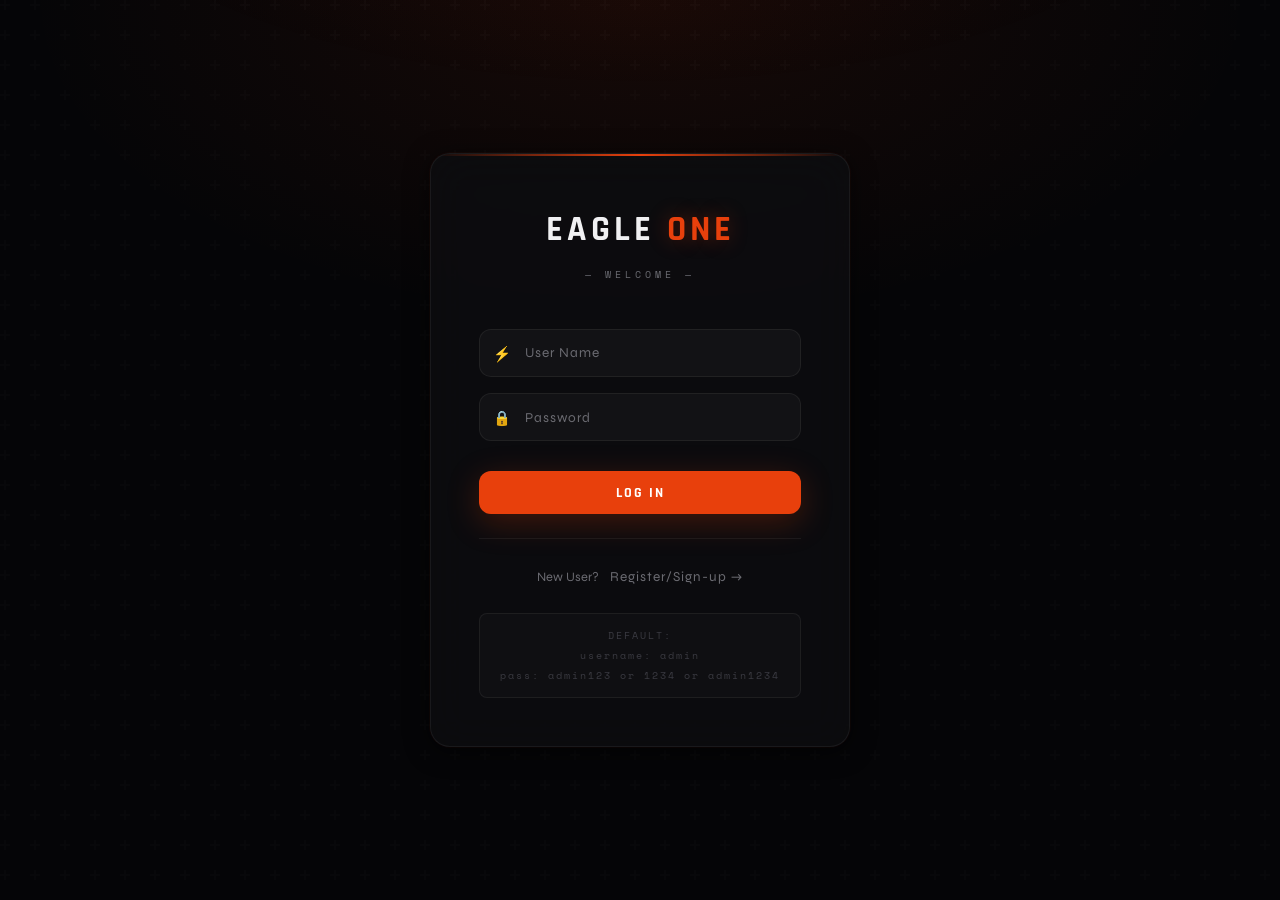
<file: index.html>
<!DOCTYPE html>
<html lang="en">
<head>
    <meta charset="UTF-8">
    <meta name="viewport" content="width=device-width, initial-scale=1.0">
    <title>EAGLE ONE | Secure Uplink</title>
    <link rel="stylesheet" href="style.css">
</head>
<body>

<main class="auth-container">
    <div class="auth-card">
        <div class="auth-header">
            <h1 class="logo">EAGLE <span class="accent-text">ONE</span></h1>
            <p class="auth-subtitle">— Welcome —</p>
        </div>

        <form onsubmit="handleAuth(event)" autocomplete="off">
            <div class="input-group">
                <span class="input-icon">⚡</span>
                <input type="text" id="username" placeholder="User Name" required autocomplete="username" spellcheck="false">
            </div>
            <div class="input-group">
                <span class="input-icon">🔒</span>
                <input type="password" id="password" placeholder="Password" required autocomplete="current-password">
            </div>
            <div style="margin-top: 1.2rem;">
                <button type="submit" class="btn-primary btn-full">Log In</button>
            </div>
        </form>

        <div id="auth-error" class="error-msg hidden" role="alert"></div>

        <div class="auth-footer">
            <span style="color: var(--text-muted); font-size: 0.8rem;">New User?</span>
            <a href="registration.html" class="auth-link" style="margin-left: 8px;">Register/Sign-up →</a>
        </div>

        <div style="margin-top: 1.5rem; padding: 12px; background: rgba(255,255,255,0.02); border-radius: 8px; border: 1px solid var(--border);">
            <p style="font-family: 'Space Mono', monospace; font-size: 0.62rem; letter-spacing: 2px; color: var(--text-subtle); text-align: center; line-height: 2;">
                DEFAULT:<br> username: admin <br> pass: admin123 or 1234 or admin1234<br>
            </p>
        </div>
    </div>
</main>

<script src="auth.js"></script>
</body>
</html>
</file>
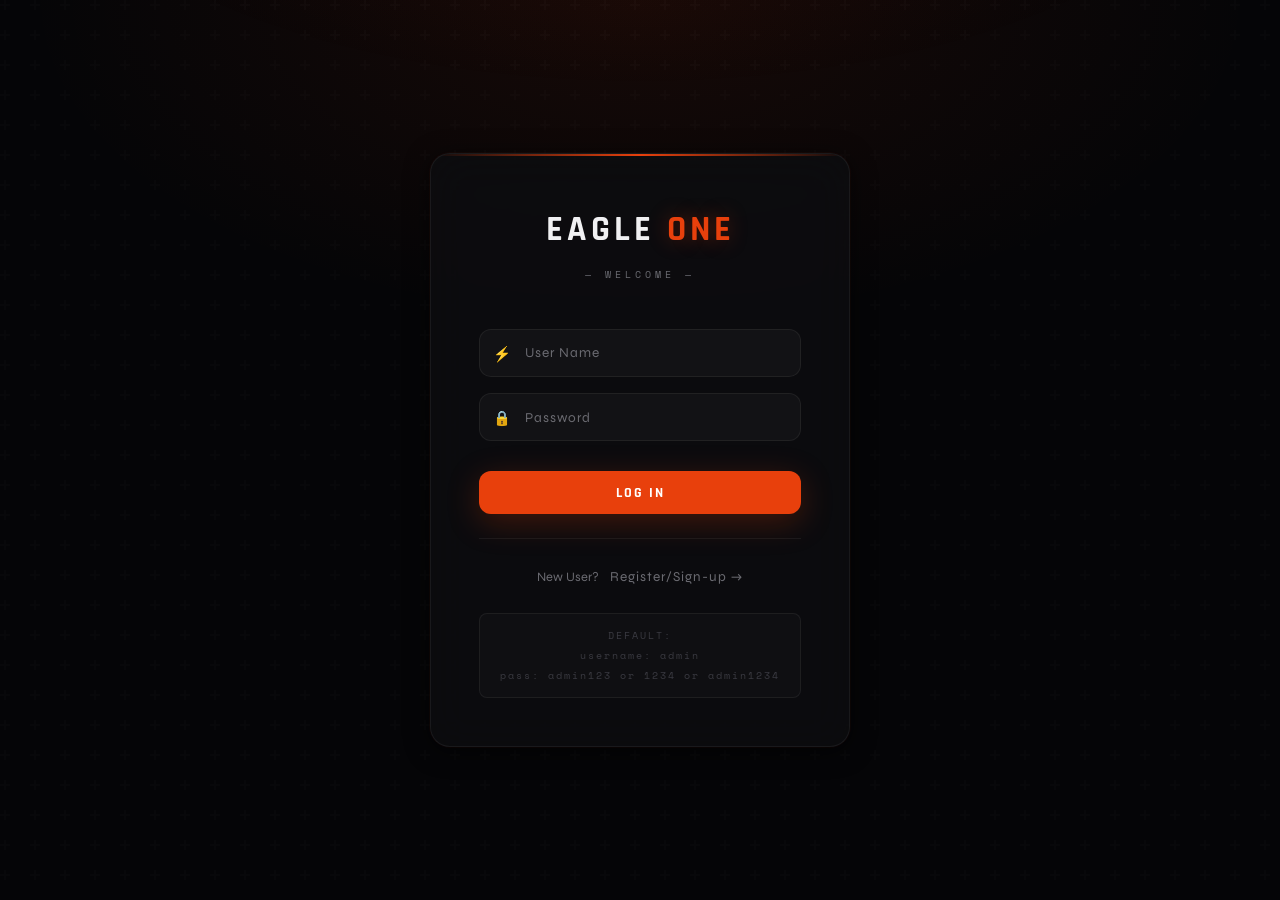
<file: admin.html>
<!DOCTYPE html>
<html lang="en">
<head>
    <meta charset="UTF-8">
    <meta name="viewport" content="width=device-width, initial-scale=1.0">
    <title>EAGLE ONE | Motor Center</title>
    <link rel="stylesheet" href="style.css">
    <link href="https://fonts.googleapis.com/css2?family=Share+Tech+Mono&display=swap" rel="stylesheet">
    <link rel="stylesheet" href="https://cdnjs.cloudflare.com/ajax/libs/font-awesome/6.4.0/css/all.min.css">
    
    
</head>
<body>

<script>
    const _adminUser = JSON.parse(localStorage.getItem('eagle_active_user') || 'null');
    if (!_adminUser || _adminUser.role !== 'admin') window.location.replace('index.html');
</script>

<div class="admin-layout">

    <aside class="sidebar">
        <div class="sidebar-header" style="display: flex; flex-direction: column; gap: 4px;">
            <div style="font-size: 1.5rem; font-weight: 800; letter-spacing: 1px;">
                <i class="fa-solid fa-shield-halved"></i> EAGLE <span class="accent-text">CMD</span>
            </div>
            <div class="sidebar-version tech-font" style="font-size: 0.65rem;">SYS_V2.0 // ONLINE <span class="status-dot" style="margin-left:auto;"></span></div>
        </div>

        <nav class="nav-links">
            <div class="nav-category tech-font">SYS.MODULE // INVENTORY</div>
            <a onclick="switchAdminTab(event,'products')" class="active"><i class="fa-solid fa-box-open"></i> Products</a>
            <a onclick="switchAdminTab(event,'collections')"><i class="fa-solid fa-layer-group"></i> Collections</a>

            <div class="nav-category tech-font">SYS.MODULE // OPERATIONS</div>
            <a onclick="switchAdminTab(event,'orders')"><i class="fa-solid fa-satellite-dish"></i> Orders</a>
            <a onclick="switchAdminTab(event,'users')"><i class="fa-solid fa-users-gear"></i> Operators</a>

            <div class="nav-category tech-font">SYS.MODULE // CONTENT</div>
            <a onclick="switchAdminTab(event,'faq')"><i class="fa-solid fa-circle-question"></i> FAQ</a>
            <a onclick="switchAdminTab(event,'blog')"><i class="fa-solid fa-terminal"></i> Blog</a>
            <a onclick="switchAdminTab(event,'support')"><i class="fa-solid fa-wrench"></i> Support</a>
        </nav>

        <div class="sidebar-footer">
            <div class="sidebar-admin-info admin-card" style="padding: 12px; margin-bottom: 12px; display: flex; align-items: center; gap: 12px;">
                <div class="admin-avatar" id="admin-avatar" style="background: rgba(255,255,255,0.1); border-radius: 8px; width: 40px; height: 40px; display: flex; align-items: center; justify-content: center; font-weight: bold;">A</div>
                <div class="admin-info-text">
                    <strong id="admin-name" style="display: block; font-size: 0.9rem;">ADMIN</strong>
                    <small class="tech-font" style="font-size: 0.6rem; color: var(--accent-text);">ROOT ACCESS</small>
                </div>
            </div>
            <a href="shop.html?from=admin" class="btn-outline btn-full btn-sm" style="display:flex; justify-content:center; align-items:center; gap:8px; margin-bottom: 8px; text-decoration:none;">
    <i class="fa-solid fa-store"></i> VIEW STOREFRONT
</a>
            <button onclick="logout()" class="btn-danger btn-full" style="display:flex; justify-content:center; align-items:center; gap:8px;">
                <i class="fa-solid fa-power-off"></i> SEVER UPLINK
            </button>
        </div>
    </aside>

    <main class="main-content">

        <section id="view-products">
            <p class="label tech-font">DIR_PATH: /INVENTORY_CONTROL/</p>
            <h2 class="page-title">MANAGE <span class="accent-text">PRODUCTS</span></h2>

            <div id="admin-stats" class="stats-grid"></div>

            <div class="admin-card" style="margin-bottom: 2rem;">
                <h3 style="font-size: 1rem; margin-bottom: 1.2rem; display: flex; align-items: center; gap: 8px;" id="product-form-title">
                    <i class="fa-solid fa-plus"></i> ADD NEW PRODUCT
                </h3>
                <form id="admin-product-form" class="admin-form-grid"
                      onsubmit="event.preventDefault(); saveProduct();" style="display: grid; grid-template-columns: repeat(auto-fit, minmax(200px, 1fr)); gap: 16px; align-items: end;">
                    <input id="p-id" type="hidden">
                    
                    <div style="display: flex; flex-direction: column; gap: 6px;">
                        <label for="p-name" class="tech-font">IDENTIFIER</label>
                        <input id="p-name" type="text" placeholder="Product Name" required>
                    </div>

                    <div style="display: flex; flex-direction: column; gap: 6px;">
                        <label for="p-price" class="tech-font">VALUE (₱)</label>
                        <input id="p-price" type="number" step="1" min="0" placeholder="0" required>
                    </div>

                    <div style="display: flex; flex-direction: column; gap: 6px;">
                        <label for="p-stock" class="tech-font">UNITS</label>
                        <input id="p-stock" type="number" min="0" placeholder="Stock Level" required>
                    </div>

                    <div style="display: flex; flex-direction: column; gap: 6px;">
                        <label for="p-img" class="tech-font">ASSET URL</label>
                        <input id="p-img" type="url" placeholder="https://...">
                    </div>

                    <div style="display:flex; gap:8px; align-items:center; height: 100%; padding-bottom: 2px;">
                        <button type="submit" class="btn-primary" id="form-submit-btn" style="flex: 1;"><i class="fa-solid fa-upload"></i> INITIATE</button>
                        <button type="button" class="btn-outline btn-sm" onclick="cancelEdit()" title="Cancel edit" style="padding: 12px 16px;">✕</button>
                    </div>
                </form>
            </div>

            <div class="table-container admin-card" style="padding: 0; overflow: hidden;">
                <table class="admin-table" style="width: 100%; border-collapse: collapse;">
                    <thead style="background: rgba(0,0,0,0.4);">
                        <tr>
                            <th style="padding: 16px;">Image</th>
                            <th style="padding: 16px;">Product Name</th>
                            <th style="padding: 16px;">Price</th>
                            <th style="padding: 16px;">Stock</th>
                            <th style="padding: 16px;">Actions</th>
                        </tr>
                    </thead>
                    <tbody id="product-table-body"></tbody>
                </table>
            </div>
        </section>

        <section id="view-collections" class="hidden">
            <p class="label tech-font">DIR_PATH: /PRODUCT_GROUPS/</p>
            <h2 class="page-title">MANAGE <span class="accent-text">COLLECTIONS</span></h2>
            
            <div class="admin-card" style="margin-bottom: 2rem;">
                <p class="text-muted" style="font-size: 0.85rem; margin-bottom: 1.2rem;"><i class="fa-solid fa-circle-info"></i> Assign items or descriptions to special collection grids displayed on the frontend.</p>
                <div style="display:grid; grid-template-columns: 2fr 1fr auto; gap:16px; align-items:end;">
                    <input id="col-name" type="text" placeholder="Item / Bundle Name">
                    <select id="col-type">
                        <option value="offers">📦 Bundle Offer</option>
                        <option value="new-arrivals">✨ New Arrival</option>
                        <option value="best-sellers">🔥 Best Seller</option>
                    </select>
                    <button onclick="addToCollection()" class="btn-primary"><i class="fa-solid fa-link"></i> ASSIGN</button>
                </div>
            </div>
            <div id="collections-display"></div>
        </section>

        <section id="view-orders" class="hidden">
            <p class="label tech-font">DIR_PATH: /DEPLOYMENT_LOGS/</p>
            <h2 class="page-title">ALL <span class="accent-text">ORDERS</span></h2>
            <div id="orders-list" class="orders-grid"></div>
        </section>

        <section id="view-faq" class="hidden">
            <p class="label tech-font">DIR_PATH: /OPERATOR_INTEL/</p>
            <h2 class="page-title">FAQ <span class="accent-text">MANAGEMENT</span></h2>
            
            <div class="admin-card" style="margin-bottom: 2rem;">
                <div style="display:grid; grid-template-columns: 1fr 2fr auto; gap:16px; align-items:end;">
                    <input id="faq-question" type="text" placeholder="Incoming Query...">
                    <input id="faq-answer" type="text" placeholder="Official Response...">
                    <button onclick="saveFAQ()" class="btn-primary"><i class="fa-solid fa-database"></i> LOG ENTRY</button>
                </div>
            </div>
            
            <div class="table-container admin-card" style="padding: 0; overflow: hidden;">
                <table class="admin-table" style="width: 100%; border-collapse: collapse;">
                    <thead style="background: rgba(0,0,0,0.4);">
                        <tr>
                            <th style="padding: 16px;">Query</th>
                            <th style="padding: 16px;">Data Block (Answer)</th>
                            <th style="padding: 16px;">Action</th>
                        </tr>
                    </thead>
                    <tbody id="faq-table-body"></tbody>
                </table>
            </div>
        </section>

        <section id="view-blog" class="hidden">
            <p class="label tech-font">DIR_PATH: /TRANSMISSIONS/</p>
            <h2 class="page-title">BLOG <span class="accent-text">POSTS</span></h2>
            
            <div class="admin-card" style="margin-bottom: 2rem;">
                <div style="display:grid; gap:16px;">
                    <input id="blog-title" type="text" placeholder="Transmission Header" style="font-size: 1.2rem; padding: 16px;">
                    <textarea id="blog-content" placeholder="Enter transmission data..." rows="6" style="resize: vertical; font-family: inherit;"></textarea>
                    <button onclick="saveBlogPost()" class="btn-primary" style="width:fit-content; padding: 12px 24px;"><i class="fa-solid fa-tower-broadcast"></i> BROADCAST POST</button>
                </div>
            </div>
            <div id="blog-admin-list" class="orders-grid"></div>
        </section>

        <section id="view-support" class="hidden">
            <p class="label tech-font">DIR_PATH: /DIAGNOSTICS/</p>
            <h2 class="page-title">SUPPORT <span class="accent-text">CENTER</span></h2>
            
            <div class="admin-card">
                <div style="display:flex; align-items:center; gap:12px; margin-bottom:1rem; background: rgba(0, 255, 136, 0.1); padding: 16px; border-radius: 8px; border: 1px solid rgba(0,255,136,0.3);">
                    <div class="status-dot"></div>
                    <strong style="color: #00ff88; font-family: 'Share Tech Mono', monospace; letter-spacing: 1px;">ALL SYSTEMS NOMINAL</strong>
                </div>
                <p class="text-muted" style="font-size:0.85rem;"><i class="fa-solid fa-check-double"></i> No pending support tickets detected in the mainframe.</p>
                <hr style="border:0; border-top:1px solid var(--glass-border); margin:2rem 0;">
                <div id="support-tickets">
                    <p class="text-muted tech-font" style="font-size:0.85rem; opacity: 0.5;">> AWAITING INCOMING TRANSMISSIONS...</p>
                </div>
            </div>
        </section>

        <section id="view-users" class="hidden">
            <p class="label tech-font">DIR_PATH: /ACCESS_CONTROL/</p>
            <h2 class="page-title">ACTIVE <span class="accent-text">OPERATORS</span></h2>
            
            <div class="table-container admin-card" style="padding: 0; overflow: hidden;">
                <table class="admin-table" style="width: 100%; border-collapse: collapse;">
                    <thead style="background: rgba(0,0,0,0.4);">
                        <tr>
                            <th style="padding: 16px;">Operator ID</th>
                            <th style="padding: 16px;">Clearance Level</th>
                            <th style="padding: 16px;">Override Action</th>
                        </tr>
                    </thead>
                    <tbody id="user-table"></tbody>
                </table>
            </div>
        </section>

    </main>
</div>

<div id="toast-container"></div>

<script src="system.js"></script>
<script>
    // Set admin name
    const _u = JSON.parse(localStorage.getItem('eagle_active_user') || '{}');
    if (_u?.username) {
        document.getElementById('admin-name').innerText = _u.username.toUpperCase();
        document.getElementById('admin-avatar').innerText = _u.username.charAt(0).toUpperCase();
    }

    window.onload = () => {
    renderAdmin();
    renderFAQAdmin();
    renderBlogAdmin();
    renderSupportTickets();
};
</script>

</body>
</html>
</file>
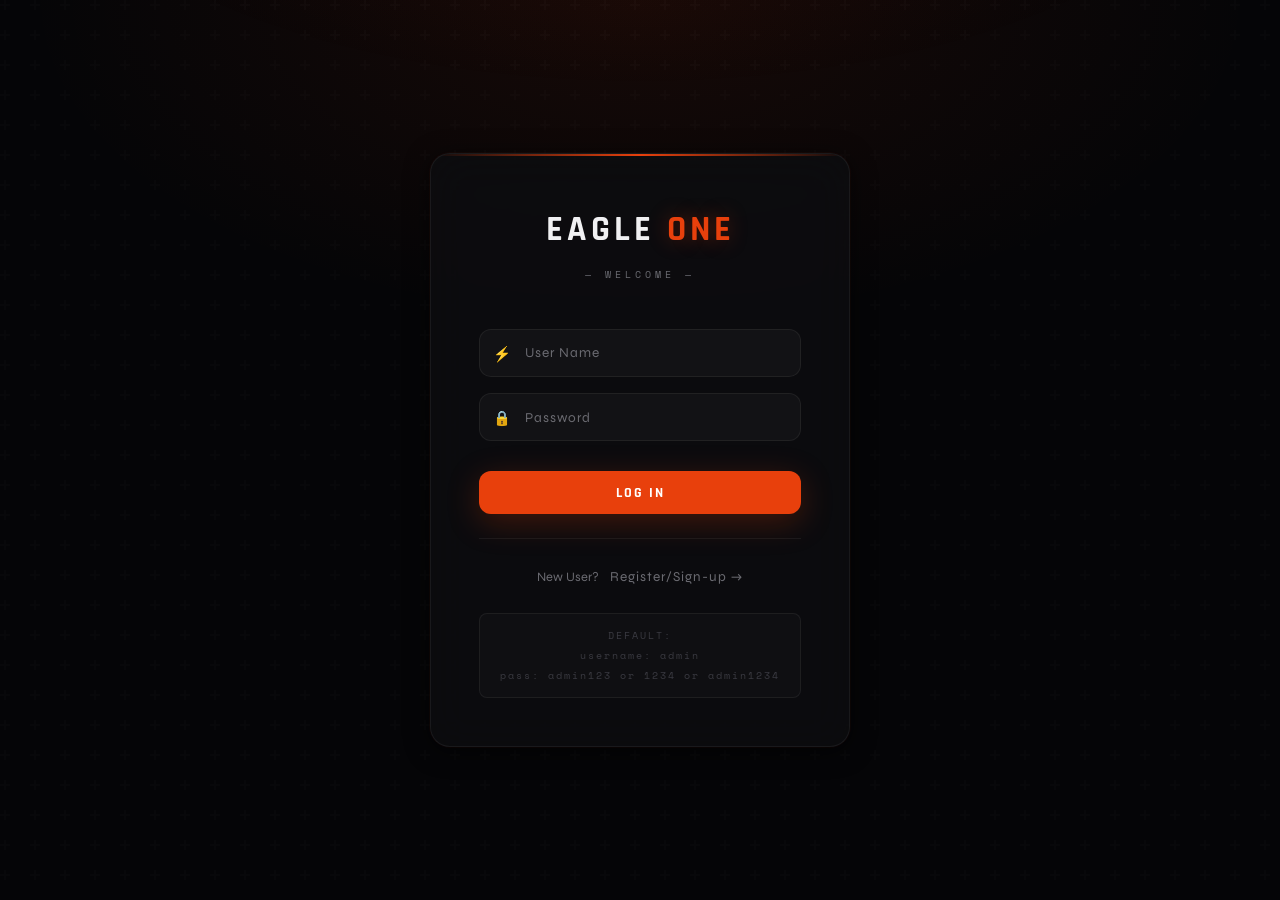
<file: checkout.html>
<!DOCTYPE html>
<html lang="en">
<head>
    <meta charset="UTF-8">
    <meta name="viewport" content="width=device-width, initial-scale=1.0">
    <title>EAGLE ONE | Checkout</title>
    <link rel="stylesheet" href="style.css">
</head>
<body>

<script>
    if (!localStorage.getItem('eagle_active_user')) window.location.replace('index.html');
</script>

<!-- Back to store navbar -->
<nav class="navbar" style="justify-content: space-between;">
    <div class="logo" style="font-size: 1.2rem;">EAGLE <span class="accent-text">ONE</span></div>
    <button onclick="window.location.href='shop.html'" class="btn-outline" style="font-size: 0.78rem;">
        ← BACK TO STORE
    </button>
</nav>

<main class="auth-container" style="min-height: 100vh; padding-top: 90px; align-items: flex-start; padding-bottom: 40px;">
    <div class="auth-card checkout-card" style="max-width: 540px;">

        <div class="auth-header">
            <p class="label" style="margin-bottom: 0.5rem;">FINALIZE ORDER</p>
            <h2 style="font-size: 1.8rem;">SECURE <span class="accent-text">CHECKOUT</span></h2>
        </div>

        <!-- Order Summary -->
        <div style="margin-bottom: 1.5rem;">
            <p class="label" style="margin-bottom: 0.8rem;">ORDER SUMMARY</p>
            <div class="checkout-summary" id="checkout-items-summary">
                <p style="color: var(--text-muted); font-size: 0.85rem;">Loading cart...</p>
            </div>
            <div class="checkout-total-display">
                <span style="color: var(--text-muted); font-size: 0.8rem; letter-spacing: 2px; font-family: 'Space Mono', monospace; display: block; margin-bottom: 4px;">TOTAL DEPLOYMENT COST</span>
                <span id="checkout-total" class="accent-text" style="font-size: 2rem; font-family: 'Rajdhani', sans-serif; font-weight: 800;">₱0</span>
            </div>
        </div>

        <!-- Divider -->
        <div style="border-top: 1px solid var(--border); margin-bottom: 1.5rem;"></div>

        <!-- Checkout Form -->
        <p class="label" style="margin-bottom: 0.8rem;">DELIVERY INFORMATION</p>
        <form class="checkout-form" onsubmit="event.preventDefault(); placeOrder();">
            <div class="input-group">
                <span class="input-icon">👤</span>
                <input id="chk-name" type="text" placeholder="Full Operator Name" required>
            </div>
            <div class="input-group">
                <span class="input-icon">📍</span>
                <input id="chk-address" type="text" placeholder="Deployment Address" required>
            </div>
            <div class="input-group">
                <span class="input-icon">📞</span>
                <input id="chk-contact" type="tel" placeholder="Contact Number" required>
            </div>

            <div style="margin-top: 1rem;">
                <p class="label" style="margin-bottom: 0.8rem;">PAYMENT METHOD</p>
                <div style="display: flex; gap: 10px; flex-wrap: wrap;">
                    <label style="flex:1; min-width:120px; cursor:pointer;">
                        <input type="radio" name="payment" value="cod" checked style="width:auto; margin:0 6px 0 0;">
                        <span style="font-size: 0.85rem;">Cash on Delivery</span>
                    </label>
                    <label style="flex:1; min-width:120px; cursor:pointer;">
                        <input type="radio" name="payment" value="gcash" style="width:auto; margin:0 6px 0 0;">
                        <span style="font-size: 0.85rem;">GCash</span>
                    </label>
                </div>
            </div>

            <div class="checkout-buttons" style="margin-top: 1.5rem;">
                <button type="button" onclick="window.location.href='shop.html'" class="btn-outline">
                    ← ABORT
                </button>
                <button type="submit" class="btn-primary" id="confirm-btn">
                    CONFIRM DEPLOYMENT →
                </button>
            </div>
        </form>

        <p style="text-align:center; color:var(--text-muted); font-size:0.72rem; font-family:'Space Mono',monospace; margin-top:1.5rem; letter-spacing:1px;">
            🔒 SECURED TRANSACTION
        </p>
    </div>
</main>

<div id="toast-container"></div>

<script src="system.js"></script>
<script>
    document.addEventListener('DOMContentLoaded', () => {
        const c = JSON.parse(localStorage.getItem('eagle_cart')) || [];
        const total = c.reduce((a, b) => a + (b.price * b.qty), 0);

        document.getElementById('checkout-total').innerText = '₱' + total.toLocaleString();

        const summaryEl = document.getElementById('checkout-items-summary');
        if (c.length === 0) {
            summaryEl.innerHTML = `<p style="color:var(--text-muted); font-size:0.85rem; text-align:center;">Your cart is empty.</p>`;
        } else {
            summaryEl.innerHTML = c.map(item => `
            <div class="checkout-summary-item">
                <div>
                    <strong style="font-size:0.88rem;">${item.name}</strong>
                    <span style="display:block; font-family:'Space Mono',monospace; font-size:0.7rem; color:var(--text-muted);">Qty: ${item.qty}</span>
                </div>
                <span style="color:var(--accent); font-family:'Rajdhani',sans-serif; font-weight:700; font-size:1rem;">
                    ₱${(item.price * item.qty).toLocaleString()}
                </span>
            </div>`).join('');
        }

        if (c.length === 0) {
            document.getElementById('confirm-btn').disabled = true;
        }
    });
</script>
</body>
</html>
</file>
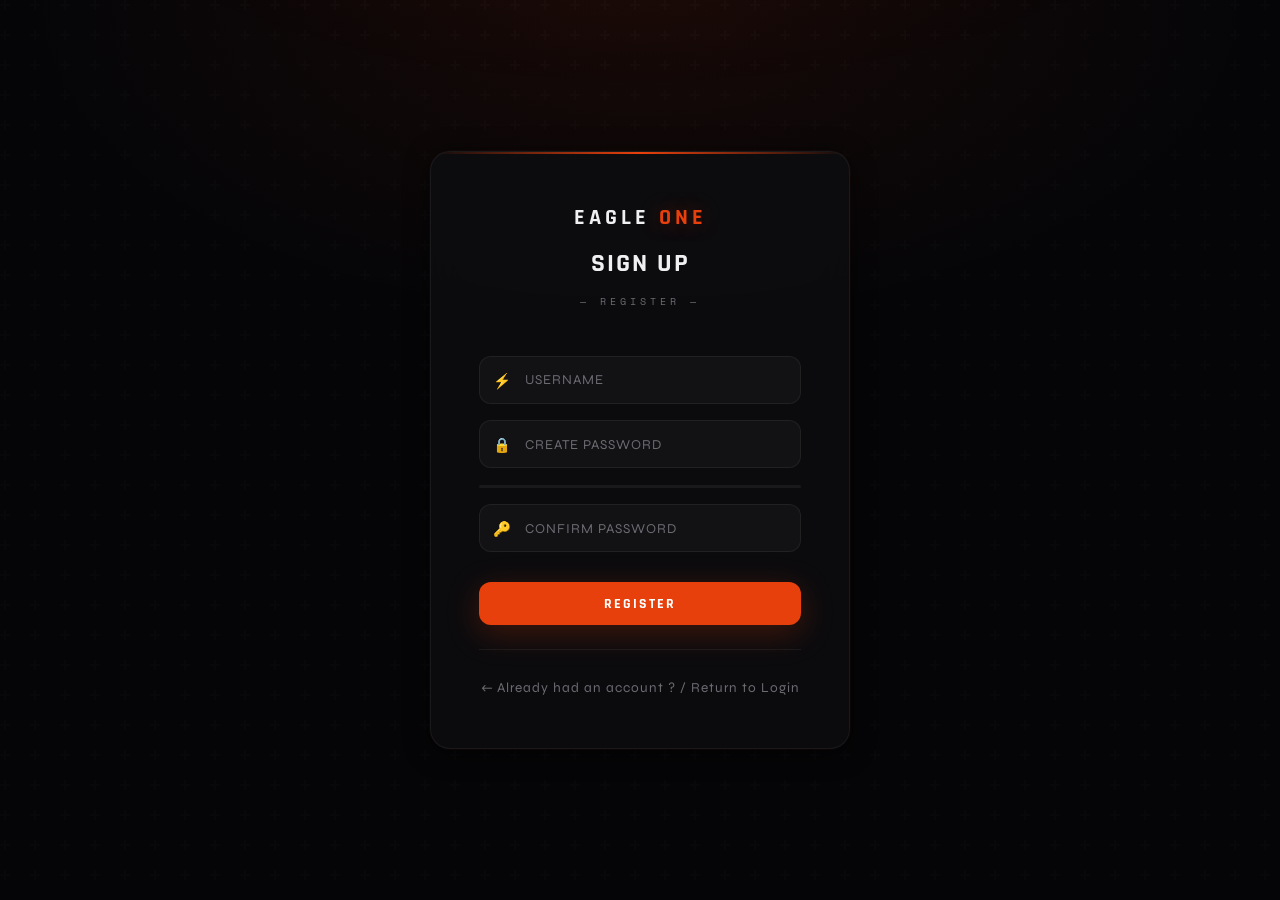
<file: registration.html>
<!DOCTYPE html>
<html lang="en">
<head>
    <meta charset="UTF-8">
    <meta name="viewport" content="width=device-width, initial-scale=1.0">
    <title>EAGLE ONE | Register</title>
    <link rel="stylesheet" href="style.css">
</head>
<body>

<main class="auth-container">
    <div class="auth-card">
        <div class="auth-header">
            <div class="logo" style="font-size: 1.4rem; margin-bottom: 0.5rem;">
                EAGLE <span class="accent-text">ONE</span>
            </div>
            <h2 style="font-size: 1.6rem; margin-bottom: 0.4rem;">Sign Up</h2>
            <p class="auth-subtitle">— REGISTER —</p>
        </div>

        <form onsubmit="handleRegister(event)" autocomplete="off">
            <div class="input-group">
                <span class="input-icon">⚡</span>
                <input type="text" id="reg-username" placeholder="USERNAME" required
                       autocomplete="off" spellcheck="false" minlength="3">
            </div>
            <div class="input-group">
                <span class="input-icon">🔒</span>
                <input type="password" id="reg-password" placeholder="CREATE PASSWORD"
                       required oninput="checkPasswordStrength()" minlength="4">
            </div>
            <div id="strength-bar" class="strength-bar"></div>
            <div class="input-group" style="margin-top: 0.4rem;">
                <span class="input-icon">🔑</span>
                <input type="password" id="reg-confirm" placeholder="CONFIRM PASSWORD" required>
            </div>

            <div style="margin-top: 1.2rem;">
                <button type="submit" class="btn-primary btn-full">REGISTER</button>
            </div>
        </form>

        <div id="reg-error" class="error-msg hidden" role="alert"></div>

        <div class="auth-footer">
            <a href="index.html" class="auth-link">← Already had an account ? / Return to Login</a>
        </div>
    </div>
</main>

<script src="auth.js"></script>
</body>
</html>
</file>
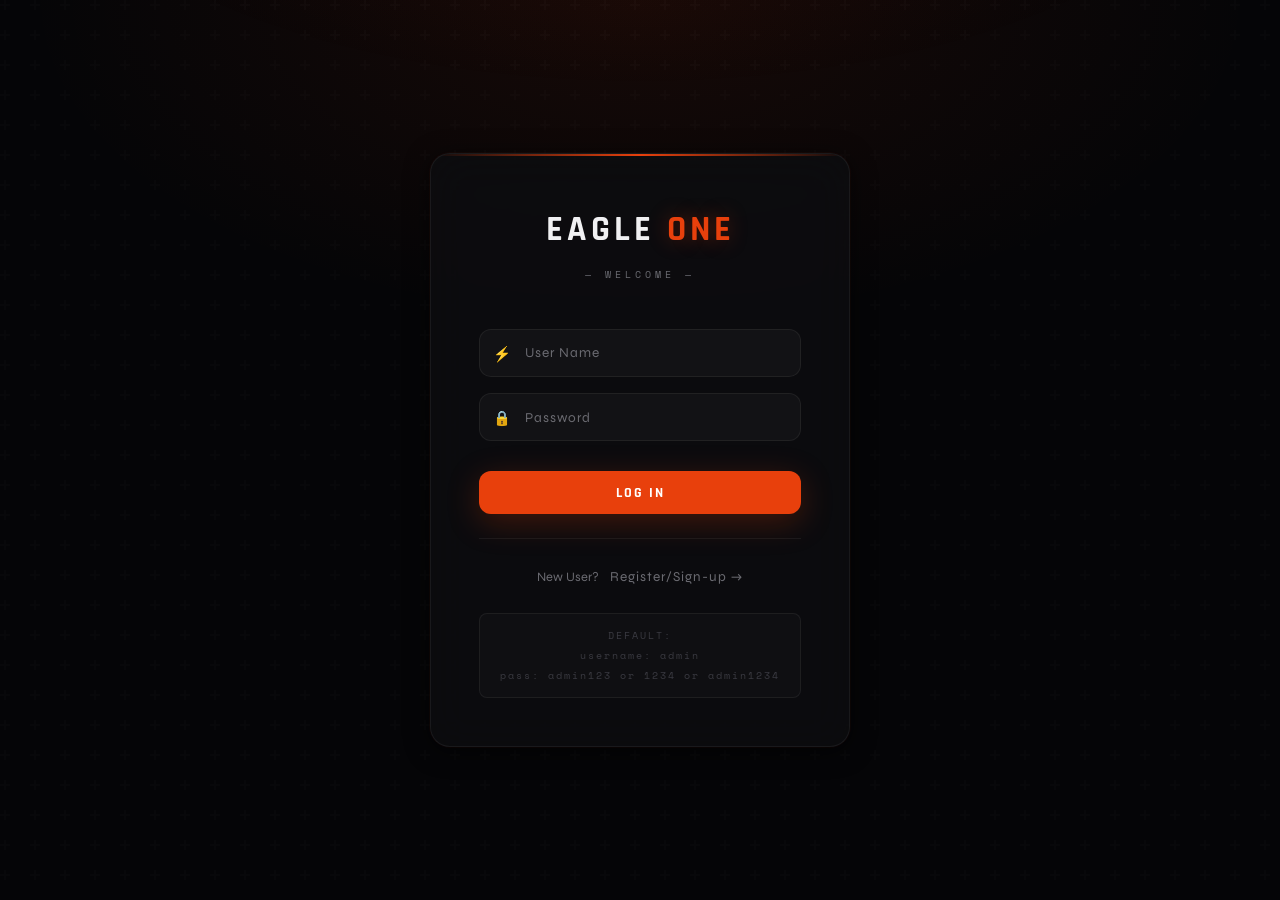
<file: shop.html>
<!DOCTYPE html>
<html lang="en">
<head>
    <meta charset="UTF-8">
    <meta name="viewport" content="width=device-width, initial-scale=1.0">
    <title>EAGLE ONE | Store</title>
    <link rel="stylesheet" href="style.css">
</head>
<body>

<script>
    if (!localStorage.getItem('eagle_active_user')) {
        window.location.replace('index.html');
    }
</script>

<!-- NAVBAR -->
<nav class="navbar">
    <div class="logo">EAGLE <span class="accent-text">ONE</span></div>
    <div class="nav-actions">
        <button id="admin-back-btn"
    onclick="goBackAdmin()"
    class="btn-outline"
    style="display:none; padding: 0.6rem 1.2rem; font-size: 0.78rem;">
    ← BACK TO ADMIN
</button>
        <div class="nav-user-badge" id="user-badge">
            <div class="user-dot"></div>
            <span id="nav-username">OPERATOR</span>
        </div>
        <button class="cart-btn" onclick="toggleCart()">
            ⚙ GEAR BAG
            <span id="cart-count">0</span>
        </button>
        <button onclick="logout()" class="btn-danger" style="padding: 0.6rem 1.2rem; font-size: 0.78rem;">LOGOUT</button>
    </div>
</nav>

<!-- HERO -->
<header class="hero">
    <p class="hero-eyebrow">EAGLE ONE PERFORMANCE GEAR</p>
    <h1>APEX<br><span class="accent-text">PERFORMANCE</span></h1>
    <p class="hero-sub">Elite gear for elite operators. Built for speed, precision, and durability.</p>
    <div class="hero-line"></div>
</header>

<!-- SEARCH -->
<div class="search-container">
    <span class="search-icon">🔍</span>
    <input id="product-search" class="search-bar" onkeyup="filterStore()"
           placeholder="SEARCH GEAR..." autocomplete="off" spellcheck="false">
</div>

<!-- CATEGORY TABS -->
<nav class="category-bar">
    <a href="#" onclick="showTab(event,'home')" class="active">Home</a>
    <a href="#" onclick="showTab(event,'about')">About</a>
    <a href="#" onclick="showTab(event,'products')">Products</a>
    <a href="#" onclick="showTab(event,'offers')">Offers</a>
    <a href="#" onclick="showTab(event,'new-arrivals')">New Arrivals</a>
    <a href="#" onclick="showTab(event,'best-sellers')">Best Sellers</a>
    <a href="#" onclick="showTab(event,'contact')">Contact</a>
    <a href="#" onclick="showTab(event,'faq')">FAQ</a>
    <a href="#" onclick="showTab(event,'blog')">Blog</a>
    <a href="#" onclick="showTab(event,'support')">Support</a>
</nav>

<!-- TAB CONTENT -->
<div id="tab-content">

    <!-- HOME -->
    <div id="home-tab" class="tab-section">
        <div style="max-width: 800px;">
            <p class="label" style="margin-bottom: 1rem;">WELCOME, OPERATOR</p>
            <h2 style="font-size: 2.5rem; margin-bottom: 1rem;">GEAR UP.<br><span class="accent-text">MOVE FAST.</span></h2>
            <p style="color: var(--text-muted); font-size: 0.95rem; line-height: 1.8; max-width: 550px; margin-bottom: 2rem;">
                Eagle One delivers precision-engineered performance gear for riders who demand the best.
                From helmets to exhaust systems — if it makes you faster, we carry it.
            </p>
            <button class="btn-primary" onclick="showTabByName('products')" style="width: auto;">
                BROWSE PRODUCTS →
            </button>
        </div>

        <!-- Featured products strip -->
        <div style="margin-top: 3rem;">
            <p class="label" style="margin-bottom: 1.2rem;">FEATURED GEAR</p>
            <div id="featured-grid" style="display:grid; grid-template-columns: repeat(auto-fill, minmax(220px,1fr)); gap:16px;"></div>
        </div>
    </div>

    <!-- ABOUT -->
    <div id="about-tab" class="tab-section hidden">
        <div class="about-section">
            <p class="label" style="margin-bottom: 1rem;">WHO WE ARE</p>
            <h2>ABOUT <span class="accent-text">EAGLE ONE</span></h2>
            <p>Eagle One is a modern performance gear store offering high-quality products designed for speed, durability, and precision. Every item in our inventory is sourced and tested to meet the demands of serious riders and racers.</p>
            <p>Founded by riders, for riders — we understand what it takes to perform at the highest level. Whether you're hitting the track or the trail, we have the gear to get you there.</p>
            <div class="about-features">
                <div class="about-feature">
                    <span class="icon">🏎️</span>
                    <h4>Race-Grade Quality</h4>
                    <p>All gear meets international safety and performance standards.</p>
                </div>
                <div class="about-feature">
                    <span class="icon">🛡️</span>
                    <h4>Operator Safety</h4>
                    <p>Protection is non-negotiable. Every product is rigorously tested.</p>
                </div>
                <div class="about-feature">
                    <span class="icon">⚡</span>
                    <h4>Fast Delivery</h4>
                    <p>Orders confirmed and deployed within 24–48 hours.</p>
                </div>
                <div class="about-feature">
                    <span class="icon">🔧</span>
                    <h4>Expert Support</h4>
                    <p>Our team is ready to help you find the perfect gear.</p>
                </div>
            </div>
        </div>
    </div>

    <!-- PRODUCTS -->
    <div id="products-tab" class="tab-section hidden">
        <p class="label" style="margin-bottom: 1.5rem;">ALL INVENTORY</p>
        <div id="store-grid" class="store-grid"></div>
    </div>

    <!-- OFFERS -->
    <div id="offers-tab" class="tab-section hidden">
        <p class="label" style="margin-bottom: 1.2rem;">CURRENT BUNDLES</p>
        <h2 style="margin-bottom: 1.5rem;">ACTIVE <span class="accent-text">OFFERS</span></h2>
        <div id="offers-content">
            <p style="color: var(--text-muted);">No active offers at this time. Check back soon.</p>
        </div>
    </div>

    <!-- NEW ARRIVALS -->
    <div id="new-arrivals-tab" class="tab-section hidden">
        <p class="label" style="margin-bottom: 1.2rem;">JUST LANDED</p>
        <h2 style="margin-bottom: 1.5rem;">NEW <span class="accent-text">ARRIVALS</span></h2>
        <div id="new-arrivals-content">
            <p style="color: var(--text-muted);">New arrivals will appear here as they land.</p>
        </div>
    </div>

    <!-- BEST SELLERS -->
    <div id="best-sellers-tab" class="tab-section hidden">
        <p class="label" style="margin-bottom: 1.2rem;">TOP PERFORMERS</p>
        <h2 style="margin-bottom: 1.5rem;">BEST <span class="accent-text">SELLERS</span></h2>
        <div id="best-sellers-content">
            <p style="color: var(--text-muted);">Top selling gear will appear here.</p>
        </div>
    </div>

    <!-- CONTACT -->
    <div id="contact-tab" class="tab-section hidden">
        <p class="label" style="margin-bottom: 1.2rem;">GET IN TOUCH</p>
        <h2 style="margin-bottom: 1.5rem;">CONTACT <span class="accent-text">US</span></h2>
        <div class="contact-grid">
            <div class="contact-info">
                <p>Have questions about our gear or your order? Reach out through any channel below.</p>
                <div class="contact-item">
                    <span>✉</span>
                    <span>support@eagleone.ph</span>
                </div>
                <div class="contact-item">
                    <span>📞</span>
                    <span>+63 900 000 0000</span>
                </div>
                <div class="contact-item">
                    <span>📍</span>
                    <span>Metro Manila, Philippines</span>
                </div>
                <div class="contact-item">
                    <span>🕐</span>
                    <span>Mon–Sat, 9AM–6PM</span>
                </div>
            </div>
            <div>
                <div class="admin-card">
                    <h3 style="font-size: 1rem; margin-bottom: 1.2rem;">SEND A MESSAGE</h3>
                    <input type="text" placeholder="Your Name" style="margin-bottom: 8px;">
                    <input type="email" placeholder="Email Address" style="margin-bottom: 8px;">
                    <textarea placeholder="Your message..." rows="4" style="margin-bottom: 12px;"></textarea>
                    <button class="btn-primary btn-full" onclick="showToast('Message sent! We will reply shortly.', 'success')">SEND MESSAGE</button>
                </div>
            </div>
        </div>
    </div>

    <!-- FAQ -->
    <div id="faq-tab" class="tab-section hidden">
        <p class="label" style="margin-bottom: 1.2rem;">INTEL BRIEFING</p>
        <h2 style="margin-bottom: 1.5rem;">FREQUENTLY ASKED <span class="accent-text">QUESTIONS</span></h2>
        <div id="faq-list" style="max-width: 700px;"></div>
    </div>

    <!-- BLOG -->
    <div id="blog-tab" class="tab-section hidden">
        <p class="label" style="margin-bottom: 1.2rem;">FIELD REPORTS</p>
        <h2 style="margin-bottom: 1.5rem;">LATEST <span class="accent-text">ARTICLES</span></h2>
        <div id="blog-list" style="display:grid; grid-template-columns: repeat(auto-fill, minmax(300px,1fr)); gap:16px; max-width:1000px;"></div>
    </div>

    <!-- SUPPORT -->
    <div id="support-tab" class="tab-section hidden">
        <p class="label" style="margin-bottom: 1.2rem;">TECH SUPPORT</p>
        <h2 style="margin-bottom: 1.5rem;">OPERATOR <span class="accent-text">SUPPORT</span></h2>
        <div style="max-width: 600px;">
            <div class="admin-card" style="margin-bottom: 1.5rem;">
                <div style="display:flex; align-items:center; gap:10px; margin-bottom:1rem;">
                    <span style="color: var(--success); font-size: 1.2rem;">●</span>
                    <strong>System Status: <span class="accent-text">OPERATIONAL</span></strong>
                </div>
                <p style="color: var(--text-muted); font-size: 0.88rem;">All systems running normally. Average response time: &lt; 24 hours.</p>
            </div>
            <div class="admin-card">
                <h3 style="font-size: 1rem; margin-bottom: 1.2rem;">SUBMIT A TICKET</h3>
                <input type="text" placeholder="Subject" style="margin-bottom: 8px;">
                <textarea placeholder="Describe your issue..." rows="4" style="margin-bottom: 12px;"></textarea>
                <button class="btn-primary btn-full" onclick="submitTicket()">SUBMIT TICKET</button>
            </div>
        </div>
    </div>

</div>

<!-- CART OVERLAY -->
<div id="cart-overlay" class="cart-overlay" onclick="toggleCart()"></div>

<!-- CART SIDEBAR -->
<div id="cart-sidebar" class="cart-sidebar">
    <div class="cart-header-row">
        <h2>⚙ GEAR BAG</h2>
        <button onclick="toggleCart()" class="btn-outline btn-sm">✕ CLOSE</button>
    </div>
    <div id="cart-items" class="cart-items"></div>
    <div class="cart-footer-section">
        <div class="cart-total-row">
            <span>TOTAL COST</span>
            <span id="cart-total">₱0</span>
        </div>
        <button class="btn-primary btn-full" onclick="goCheckout()">CONFIRM & CHECKOUT →</button>
        <button class="btn-outline btn-full" onclick="toggleCart()" style="font-size: 0.78rem;">CONTINUE BROWSING</button>
    </div>
</div>

<!-- TOAST CONTAINER -->
<div id="toast-container"></div>

<script src="system.js"></script>
<script>
    // Set navbar username
    const _user = JSON.parse(localStorage.getItem('eagle_active_user') || '{}');
    if (_user?.username) {
        document.getElementById('nav-username').innerText = _user.username.toUpperCase();
    }

    function showTab(event, tab) {
        event.preventDefault();
        showTabByName(tab);
        document.querySelectorAll('.category-bar a').forEach(a => a.classList.remove('active'));
        event.currentTarget.classList.add('active');
    }

    function showTabByName(tab) {
        document.querySelectorAll('.tab-section').forEach(s => s.classList.add('hidden'));
        const el = document.getElementById(tab + '-tab');
        if (el) el.classList.remove('hidden');

        if (tab === 'products') renderStore();
        if (tab === 'home') renderFeatured();
        if (tab === 'faq') renderFAQShop();
        if (tab === 'blog') renderBlogShop();
        if (tab === 'offers') renderCollectionsShop('offers', 'offers-content');
        if (tab === 'new-arrivals') renderCollectionsShop('newArrivals', 'new-arrivals-content');
        if (tab === 'best-sellers') renderCollectionsShop('bestSellers', 'best-sellers-content');
    }

    // Render 4 featured products on home tab
    function renderFeatured() {
        const grid = document.getElementById('featured-grid');
        if (!grid) return;
        const featured = products.slice(0, 4);
        grid.innerHTML = featured.map(p => `
        <div class="product-card" onclick="showTabByName('products')"
             style="cursor:pointer;" title="View all products">
            <div class="product-img-wrap" style="height:160px;">
                <img src="${p.image}" class="product-img" alt="${p.name}"
                     onerror="this.src='https://images.unsplash.com/photo-1558618666-fcd25c85cd64?w=400&q=80'">
            </div>
            <div class="product-info">
                <h3 style="font-size:0.9rem;">${p.name}</h3>
                <span class="price" style="font-size:1.1rem;">₱${p.price.toLocaleString()}</span>
                <button class="btn-primary add-btn" style="font-size:0.75rem; padding:0.6rem;"
                    onclick="event.stopPropagation(); addToCart(${p.id})"
                    ${p.stock <= 0 ? 'disabled' : ''}>
                    ${p.stock <= 0 ? 'OUT OF STOCK' : '+ ADD TO GEAR'}
                </button>
            </div>
        </div>`).join('');
    }

    // FAQ in shop
    function renderFAQShop() {
        const div = document.getElementById('faq-list');
        if (!div) return;
        const faq = JSON.parse(localStorage.getItem('eagle_faq')) || [];
        if (faq.length === 0) {
            div.innerHTML = `<p style="color:var(--text-muted);">No FAQ entries yet.</p>`;
            return;
        }
        div.innerHTML = faq.map((f, i) => `
        <div class="faq-item" id="faq-${i}">
            <div class="faq-question" onclick="toggleFAQ(${i})">
                <span>${f.question}</span>
                <span class="faq-chevron">▼</span>
            </div>
            <div class="faq-answer">${f.answer}</div>
        </div>`).join('');
    }

    function toggleFAQ(i) {
        const item = document.getElementById('faq-' + i);
        item.classList.toggle('open');
    }

    // Blog in shop
    function renderBlogShop() {
        const div = document.getElementById('blog-list');
        if (!div) return;
        const blog = JSON.parse(localStorage.getItem('eagle_blog')) || [];
        if (blog.length === 0) {
            div.innerHTML = `<p style="color:var(--text-muted);">No blog posts published yet.</p>`;
            return;
        }
        div.innerHTML = blog.slice().reverse().map(b => `
        <div class="blog-card">
            <div class="blog-card-header">
                <h3>${b.title}</h3>
                <div class="blog-card-date">${b.date}</div>
            </div>
            <div class="blog-card-body">${b.content.substring(0, 220)}${b.content.length > 220 ? '...' : ''}</div>
        </div>`).join('');
    }

    // Collections in shop tabs
    function renderCollectionsShop(key, containerId) {
        const div = document.getElementById(containerId);
        if (!div) return;
        const cols = JSON.parse(localStorage.getItem('eagle_collections')) || { offers: [], newArrivals: [], bestSellers: [] };
        const items = cols[key] || [];
        if (items.length === 0) {
            div.innerHTML = `<p style="color:var(--text-muted);">Nothing here yet. Check back soon!</p>`;
            return;
        }
        div.innerHTML = `<ul style="list-style:none; display:flex; flex-direction:column; gap:10px; max-width:600px;">
            ${items.map(item => `
            <li style="padding:1rem 1.2rem; background:var(--bg-card); border:1px solid var(--border);
                       border-radius:var(--radius); display:flex; align-items:center; gap:12px;">
                <span style="color:var(--accent);">▶</span>
                <span>${item}</span>
            </li>`).join('')}
        </ul>`;
    }

    // Init home tab
    renderFeatured();

    function submitTicket() {
    const subject = document.querySelector('#support-tab input')?.value.trim();
    const message = document.querySelector('#support-tab textarea')?.value.trim();
    const user = JSON.parse(localStorage.getItem('eagle_active_user') || '{}');

    if (!subject || !message) {
        showToast('Please fill all fields.', 'error');
        return;
    }

    let tickets = JSON.parse(localStorage.getItem('eagle_tickets')) || [];

    tickets.push({
        id: Date.now(),
        user: user.username || 'Unknown',
        subject,
        message,
        date: new Date().toLocaleString(),
        status: 'Open'
    });

    localStorage.setItem('eagle_tickets', JSON.stringify(tickets));

    showToast('Ticket submitted! Our team will respond within 24 hours.', 'success');

    // Clear fields
    document.querySelector('#support-tab input').value = '';
    document.querySelector('#support-tab textarea').value = '';
}
</script>

</body>
</html>
</file>
<file: style.css>
@import url('https://fonts.googleapis.com/css2?family=Rajdhani:wght@400;500;600;700&family=Space+Mono:wght@400;700&family=Syne:wght@400;600;700;800&display=swap');

:root {
    --bg-base: #050507;
    --bg-surface: #0d0d10;
    --bg-card: #111114;
    --bg-glass: rgba(13, 13, 16, 0.85);
    --accent: #e8400c;
    --accent-2: #ff6b35;
    --accent-glow: rgba(232, 64, 12, 0.35);
    --accent-dim: rgba(232, 64, 12, 0.12);
    --text-main: #f0f0f2;
    --text-muted: #6b6b72;
    --text-subtle: #3a3a42;
    --border: rgba(255, 255, 255, 0.06);
    --border-accent: rgba(232, 64, 12, 0.3);
    --danger: #e83333;
    --success: #22c55e;
    --radius: 12px;
    --radius-lg: 20px;
    --shadow-card: 0 4px 24px rgba(0,0,0,0.6);
    --shadow-accent: 0 8px 32px rgba(232, 64, 12, 0.25);
}

*, *::before, *::after { margin: 0; padding: 0; box-sizing: border-box; }

html { scroll-behavior: smooth; }

body {
    background-color: var(--bg-base);
    color: var(--text-main);
    font-family: 'Syne', sans-serif;
    line-height: 1.6;
    overflow-x: hidden;
    -webkit-font-smoothing: antialiased;
}

/* Background texture */
body::before {
    content: '';
    position: fixed;
    inset: 0;
    background-image:
        radial-gradient(ellipse 80% 50% at 50% -20%, rgba(232, 64, 12, 0.06) 0%, transparent 60%),
        url("data:image/svg+xml,%3Csvg width='60' height='60' viewBox='0 0 60 60' xmlns='http://www.w3.org/2000/svg'%3E%3Cg fill='none' fill-rule='evenodd'%3E%3Cg fill='%23ffffff' fill-opacity='0.015'%3E%3Cpath d='M36 34v-4h-2v4h-4v2h4v4h2v-4h4v-2h-4zm0-30V0h-2v4h-4v2h4v4h2V6h4V4h-4zM6 34v-4H4v4H0v2h4v4h2v-4h4v-2H6zM6 4V0H4v4H0v2h4v4h2V6h4V4H6z'/%3E%3C/g%3E%3C/g%3E%3C/svg%3E");
    pointer-events: none;
    z-index: 0;
}

.hidden { display: none !important; }

/* Scrollbar */
::-webkit-scrollbar { width: 5px; height: 5px; }
::-webkit-scrollbar-track { background: var(--bg-base); }
::-webkit-scrollbar-thumb { background: var(--text-subtle); border-radius: 10px; }
::-webkit-scrollbar-thumb:hover { background: var(--accent); }

/* ==================== TYPOGRAPHY ==================== */
h1, h2, h3, .logo {
    font-family: 'Rajdhani', sans-serif;
    font-weight: 700;
    letter-spacing: 2px;
    text-transform: uppercase;
}
.mono { font-family: 'Space Mono', monospace; }
.accent-text {
    color: var(--accent);
    text-shadow: 0 0 20px var(--accent-glow);
}
.label {
    font-family: 'Space Mono', monospace;
    font-size: 0.7rem;
    letter-spacing: 3px;
    color: var(--text-muted);
    text-transform: uppercase;
}

/* ==================== INPUTS ==================== */
input, select, textarea {
    width: 100%;
    padding: 0.9rem 1.2rem;
    margin: 0.4rem 0;
    background: rgba(255,255,255,0.03);
    border: 1px solid var(--border);
    color: var(--text-main);
    border-radius: var(--radius);
    transition: all 0.3s;
    outline: none;
    font-family: 'Syne', sans-serif;
    font-size: 0.9rem;
}
input::placeholder, select::placeholder, textarea::placeholder {
    color: var(--text-muted);
    font-size: 0.85rem;
    letter-spacing: 1px;
}
input:focus, select:focus, textarea:focus {
    border-color: var(--accent);
    background: rgba(232, 64, 12, 0.04);
    box-shadow: 0 0 0 3px var(--accent-dim);
}
select { cursor: pointer; }
select option { background: var(--bg-card); }
textarea { resize: vertical; min-height: 100px; }
input[type="range"] {
    padding: 0;
    background: transparent;
    border: none;
    cursor: pointer;
}

/* ==================== BUTTONS ==================== */
button {
    padding: 0.8rem 1.8rem;
    background: var(--accent);
    color: white;
    border: none;
    border-radius: var(--radius);
    cursor: pointer;
    font-weight: 700;
    font-family: 'Rajdhani', sans-serif;
    text-transform: uppercase;
    letter-spacing: 2px;
    font-size: 0.9rem;
    transition: all 0.25s ease;
    box-shadow: var(--shadow-accent);
    position: relative;
    overflow: hidden;
}
button::after {
    content: '';
    position: absolute;
    inset: 0;
    background: linear-gradient(135deg, rgba(255,255,255,0.1) 0%, transparent 50%);
    opacity: 0;
    transition: opacity 0.3s;
}
button:hover::after { opacity: 1; }
button:hover { transform: translateY(-2px); box-shadow: 0 8px 25px var(--accent-glow); }
button:active { transform: translateY(0); }
button:disabled { opacity: 0.4; cursor: not-allowed; transform: none !important; }

.btn-outline {
    background: transparent;
    border: 1px solid var(--border);
    box-shadow: none;
    color: var(--text-main);
}
.btn-outline:hover {
    background: rgba(255,255,255,0.05);
    border-color: var(--text-muted);
    box-shadow: none;
}
.btn-danger {
    background: transparent;
    border: 1px solid rgba(232, 51, 51, 0.4);
    box-shadow: none;
    color: var(--danger);
}
.btn-danger:hover {
    background: var(--danger);
    color: white;
    border-color: var(--danger);
    box-shadow: 0 4px 20px rgba(232, 51, 51, 0.35);
}
.btn-primary { background: var(--accent); }
.btn-full { width: 100%; display: block; text-align: center; }
.btn-sm { padding: 0.5rem 1rem; font-size: 0.8rem; }
.btn-ghost {
    background: transparent;
    border: 1px solid var(--border-accent);
    color: var(--accent);
    box-shadow: none;
}
.btn-ghost:hover { background: var(--accent-dim); }

/* ==================== NAVBAR ==================== */
.navbar {
    display: flex;
    justify-content: space-between;
    padding: 0 5%;
    height: 70px;
    background: var(--bg-glass);
    backdrop-filter: blur(20px);
    -webkit-backdrop-filter: blur(20px);
    border-bottom: 1px solid var(--border);
    align-items: center;
    position: fixed;
    width: 100%;
    top: 0;
    z-index: 1000;
}
.navbar::after {
    content: '';
    position: absolute;
    bottom: 0;
    left: 5%;
    right: 5%;
    height: 1px;
    background: linear-gradient(90deg, transparent, var(--accent), transparent);
    opacity: 0.4;
}
.logo {
    font-size: 1.6rem;
    font-family: 'Rajdhani', sans-serif;
    letter-spacing: 4px;
}
.nav-actions { display: flex; gap: 12px; align-items: center; }

.nav-user-badge {
    display: flex;
    align-items: center;
    gap: 8px;
    background: rgba(255,255,255,0.03);
    border: 1px solid var(--border);
    border-radius: 30px;
    padding: 6px 14px 6px 8px;
    font-size: 0.8rem;
}
.nav-user-badge .user-dot {
    width: 8px; height: 8px;
    border-radius: 50%;
    background: var(--success);
    box-shadow: 0 0 8px var(--success);
    animation: pulse 2s infinite;
}
@keyframes pulse {
    0%, 100% { opacity: 1; }
    50% { opacity: 0.5; }
}

/* Cart Button in Nav */
.cart-btn {
    position: relative;
    background: rgba(255,255,255,0.04);
    border: 1px solid var(--border);
    display: flex;
    align-items: center;
    gap: 8px;
    font-size: 0.85rem;
    box-shadow: none;
    color: var(--text-main);
    padding: 0.6rem 1.2rem;
}
.cart-btn:hover { border-color: var(--accent); box-shadow: 0 0 15px var(--accent-dim); }
#cart-count {
    background: var(--accent);
    color: white;
    font-size: 0.65rem;
    padding: 2px 7px;
    border-radius: 20px;
    font-family: 'Space Mono', monospace;
    min-width: 22px;
    text-align: center;
}

/* ==================== HERO ==================== */
.hero {
    min-height: 55vh;
    display: flex;
    flex-direction: column;
    align-items: center;
    justify-content: center;
    text-align: center;
    margin-top: 70px;
    padding: 4rem 20px;
    position: relative;
    overflow: hidden;
}
.hero::before {
    content: '';
    position: absolute;
    inset: 0;
    background:
        radial-gradient(ellipse 60% 60% at 50% 50%, rgba(232, 64, 12, 0.08) 0%, transparent 70%);
}
.hero-eyebrow {
    font-family: 'Space Mono', monospace;
    font-size: 0.7rem;
    letter-spacing: 6px;
    color: var(--accent);
    margin-bottom: 1.5rem;
    opacity: 0.8;
}
.hero h1 {
    font-size: clamp(3rem, 8vw, 6.5rem);
    line-height: 0.95;
    margin-bottom: 1.5rem;
    text-transform: uppercase;
    background: linear-gradient(135deg, #fff 40%, rgba(232,64,12,0.9) 100%);
    -webkit-background-clip: text;
    -webkit-text-fill-color: transparent;
    background-clip: text;
}
.hero-sub {
    color: var(--text-muted);
    font-size: 0.95rem;
    letter-spacing: 2px;
    max-width: 500px;
}
.hero-line {
    position: absolute;
    bottom: 0;
    left: 50%;
    transform: translateX(-50%);
    width: 1px;
    height: 60px;
    background: linear-gradient(to bottom, var(--accent), transparent);
    opacity: 0.6;
}

/* ==================== SEARCH ==================== */
.search-container {
    max-width: 560px;
    margin: 0 auto 2rem;
    padding: 0 20px;
    position: relative;
}
.search-bar {
    background: var(--bg-card);
    border: 1px solid var(--border);
    padding: 1rem 1.4rem 1rem 3.2rem;
    font-size: 0.9rem;
    border-radius: 40px;
    transition: all 0.3s;
    font-family: 'Space Mono', monospace;
    letter-spacing: 1px;
}
.search-bar:focus {
    border-color: var(--accent);
    background: var(--bg-card);
    box-shadow: 0 0 0 3px var(--accent-dim), 0 8px 30px rgba(0,0,0,0.4);
}
.search-icon {
    position: absolute;
    left: 38px;
    top: 50%;
    transform: translateY(-50%);
    color: var(--text-muted);
    font-size: 0.9rem;
    pointer-events: none;
}

/* ==================== CATEGORY BAR ==================== */
.category-bar {
    display: flex;
    flex-wrap: wrap;
    justify-content: center;
    gap: 8px;
    padding: 16px 5%;
    border-bottom: 1px solid var(--border);
    background: var(--bg-surface);
    position: sticky;
    top: 70px;
    z-index: 100;
    backdrop-filter: blur(10px);
}
.category-bar a {
    text-decoration: none;
    font-size: 0.75rem;
    padding: 6px 16px;
    border: 1px solid var(--border);
    border-radius: 30px;
    color: var(--text-muted);
    transition: all 0.25s;
    font-family: 'Space Mono', monospace;
    letter-spacing: 1px;
    white-space: nowrap;
}
.category-bar a:hover {
    color: white;
    border-color: rgba(255,255,255,0.2);
}
.category-bar a.active {
    color: var(--accent);
    border-color: var(--accent);
    background: var(--accent-dim);
    box-shadow: 0 0 12px var(--accent-dim);
}

/* ==================== TAB CONTENT ==================== */
#tab-content {
    padding: 2.5rem 5%;
    max-width: 1280px;
    margin: 0 auto;
    min-height: 50vh;
}
.tab-section h2 {
    font-size: 2rem;
    margin-bottom: 1rem;
}
.tab-section p {
    color: var(--text-muted);
    max-width: 600px;
    font-size: 0.95rem;
}

/* ==================== STORE GRID ==================== */
.store-grid {
    display: grid;
    grid-template-columns: repeat(auto-fill, minmax(260px, 1fr));
    gap: 24px;
}

.product-card {
    background: var(--bg-card);
    border: 1px solid var(--border);
    border-radius: var(--radius-lg);
    overflow: hidden;
    transition: all 0.4s cubic-bezier(0.23, 1, 0.32, 1);
    position: relative;
    cursor: pointer;
}
.product-card::before {
    content: '';
    position: absolute;
    inset: 0;
    border-radius: var(--radius-lg);
    background: linear-gradient(135deg, var(--accent-dim) 0%, transparent 60%);
    opacity: 0;
    transition: opacity 0.4s;
    z-index: 0;
    pointer-events: none;
}
.product-card:hover { transform: translateY(-8px); border-color: var(--border-accent); box-shadow: 0 20px 40px rgba(0,0,0,0.5), 0 0 0 1px var(--border-accent); }
.product-card:hover::before { opacity: 1; }
.product-card.out-of-stock { opacity: 0.55; }

.product-img-wrap {
    width: 100%;
    height: 220px;
    overflow: hidden;
    position: relative;
    background: var(--bg-surface);
}
.product-img {
    width: 100%;
    height: 100%;
    object-fit: cover;
    transition: transform 0.6s ease;
}
.product-card:hover .product-img { transform: scale(1.06); }

.product-badge {
    position: absolute;
    top: 12px;
    left: 12px;
    background: var(--accent);
    color: white;
    font-size: 0.65rem;
    font-family: 'Space Mono', monospace;
    letter-spacing: 2px;
    padding: 4px 10px;
    border-radius: 20px;
    z-index: 2;
}
.product-badge.oos { background: var(--text-subtle); }

.product-info {
    padding: 1.2rem;
    position: relative;
    z-index: 1;
}
.product-info h3 {
    font-size: 1rem;
    font-family: 'Syne', sans-serif;
    font-weight: 700;
    letter-spacing: 1px;
    margin-bottom: 0.4rem;
    text-transform: none;
}
.product-card .price {
    color: var(--accent);
    font-size: 1.3rem;
    font-weight: 800;
    font-family: 'Rajdhani', sans-serif;
    display: block;
    margin-bottom: 0.4rem;
}
.stock-info {
    font-size: 0.75rem;
    color: var(--text-muted);
    font-family: 'Space Mono', monospace;
    margin-bottom: 1rem;
}
.add-btn { width: 100%; font-size: 0.8rem; padding: 0.7rem 1rem; }

/* ==================== CART OVERLAY & SIDEBAR ==================== */
.cart-overlay {
    position: fixed; inset: 0;
    background: rgba(0,0,0,0.7);
    backdrop-filter: blur(6px);
    z-index: 1500;
    opacity: 0;
    pointer-events: none;
    transition: opacity 0.35s;
}
.cart-overlay.active { opacity: 1; pointer-events: all; }

.cart-sidebar {
    position: fixed;
    right: -480px;
    top: 0;
    width: 420px;
    height: 100vh;
    background: var(--bg-surface);
    border-left: 1px solid var(--border-accent);
    z-index: 2000;
    transition: right 0.45s cubic-bezier(0.77, 0, 0.175, 1);
    padding: 28px;
    display: flex;
    flex-direction: column;
    gap: 0;
}
.cart-sidebar::before {
    content: '';
    position: absolute;
    top: 0;
    left: 0;
    right: 0;
    height: 2px;
    background: linear-gradient(90deg, transparent, var(--accent), transparent);
}
.cart-sidebar.active { right: 0; box-shadow: -30px 0 60px rgba(0,0,0,0.8); }

.cart-header-row {
    display: flex;
    justify-content: space-between;
    align-items: center;
    padding-bottom: 20px;
    border-bottom: 1px solid var(--border);
    margin-bottom: 4px;
}
.cart-header-row h2 { font-size: 1.3rem; }

.cart-items {
    flex: 1;
    overflow-y: auto;
    padding: 8px 0;
    display: flex;
    flex-direction: column;
    gap: 0;
}
.cart-item {
    display: flex;
    justify-content: space-between;
    align-items: center;
    padding: 14px 0;
    border-bottom: 1px solid var(--border);
    gap: 12px;
}
.item-details { flex: 1; }
.item-details strong {
    display: block;
    font-size: 0.9rem;
    font-family: 'Syne', sans-serif;
    margin-bottom: 3px;
}
.item-details span {
    font-size: 0.85rem;
    color: var(--accent);
    font-family: 'Rajdhani', sans-serif;
    font-weight: 700;
}
.item-controls { display: flex; align-items: center; gap: 8px; }
.btn-qty {
    background: var(--bg-card);
    border: 1px solid var(--border);
    color: white;
    padding: 4px 10px;
    border-radius: 6px;
    font-size: 0.9rem;
    box-shadow: none;
    line-height: 1;
    min-width: 28px;
    text-align: center;
}
.btn-qty:hover { border-color: var(--accent); background: var(--accent-dim); box-shadow: none; transform: none; }
.qty-display {
    font-family: 'Space Mono', monospace;
    font-size: 0.85rem;
    min-width: 20px;
    text-align: center;
}

.cart-footer-section {
    padding-top: 20px;
    border-top: 1px solid var(--border);
    margin-top: 8px;
    display: flex;
    flex-direction: column;
    gap: 14px;
}
.cart-total-row {
    display: flex;
    justify-content: space-between;
    align-items: center;
}
.cart-total-row span:first-child { font-size: 0.75rem; letter-spacing: 3px; color: var(--text-muted); font-family: 'Space Mono', monospace; }
.cart-total-row span:last-child { font-size: 1.5rem; font-family: 'Rajdhani', sans-serif; font-weight: 800; color: var(--accent); }

/* ==================== AUTH PAGES ==================== */
.auth-container {
    display: flex;
    justify-content: center;
    align-items: center;
    min-height: 100vh;
    background:
        radial-gradient(ellipse 80% 60% at 50% 0%, rgba(232, 64, 12, 0.08) 0%, transparent 60%);
    padding: 20px;
}
.auth-card {
    background: var(--bg-glass);
    backdrop-filter: blur(20px);
    -webkit-backdrop-filter: blur(20px);
    padding: 3rem;
    border-radius: var(--radius-lg);
    width: 100%;
    max-width: 420px;
    border: 1px solid var(--border);
    box-shadow: var(--shadow-card), 0 0 0 1px rgba(232,64,12,0.05);
    position: relative;
    overflow: hidden;
}
.auth-card::before {
    content: '';
    position: absolute;
    top: 0; left: 0; right: 0;
    height: 2px;
    background: linear-gradient(90deg, transparent, var(--accent), transparent);
}
.auth-header { text-align: center; margin-bottom: 2.5rem; }
.auth-header .logo { font-size: 2.2rem; }
.auth-subtitle {
    font-family: 'Space Mono', monospace;
    font-size: 0.65rem;
    letter-spacing: 4px;
    color: var(--text-muted);
    margin-top: 8px;
    text-transform: uppercase;
}
.auth-card form { display: flex; flex-direction: column; gap: 4px; }
.input-group { position: relative; }
.input-icon {
    position: absolute;
    left: 14px;
    top: 50%;
    transform: translateY(-50%);
    color: var(--text-muted);
    pointer-events: none;
    font-size: 0.9rem;
    margin-top: 2px;
}
.input-group input { padding-left: 2.8rem; }

.auth-divider {
    display: flex;
    align-items: center;
    gap: 12px;
    margin: 1rem 0;
    color: var(--text-subtle);
    font-size: 0.75rem;
    font-family: 'Space Mono', monospace;
}
.auth-divider::before, .auth-divider::after {
    content: '';
    flex: 1;
    height: 1px;
    background: var(--border);
}
.auth-footer {
    text-align: center;
    margin-top: 1.5rem;
    padding-top: 1.5rem;
    border-top: 1px solid var(--border);
}
.auth-link {
    color: var(--text-muted);
    text-decoration: none;
    font-size: 0.85rem;
    transition: color 0.3s;
    letter-spacing: 1px;
}
.auth-link:hover { color: var(--accent); }
.error-msg {
    color: var(--danger);
    text-align: center;
    margin-top: 1rem;
    font-weight: 600;
    font-size: 0.8rem;
    background: rgba(232, 51, 51, 0.1);
    padding: 10px 14px;
    border-radius: var(--radius);
    border: 1px solid rgba(232,51,51,0.2);
    font-family: 'Space Mono', monospace;
    letter-spacing: 1px;
}
.success-msg {
    color: var(--success);
    text-align: center;
    margin-top: 1rem;
    font-weight: 600;
    font-size: 0.8rem;
    background: rgba(34, 197, 94, 0.08);
    padding: 10px 14px;
    border-radius: var(--radius);
    border: 1px solid rgba(34, 197, 94, 0.2);
    font-family: 'Space Mono', monospace;
    letter-spacing: 1px;
}
.input-group.error input { border-color: var(--danger); }
.input-group.success input { border-color: var(--success); }
.strength-bar { height: 3px; border-radius: 3px; margin-top: 6px; transition: all 0.3s; background: var(--border); }
.strength-bar.weak { background: var(--danger); width: 33%; }
.strength-bar.medium { background: #f59e0b; width: 66%; }
.strength-bar.strong { background: var(--success); width: 100%; }

/* ==================== CHECKOUT ==================== */
.checkout-card {
    max-width: 520px;
}
.checkout-summary {
    margin-bottom: 1.5rem;
    padding: 1.2rem;
    background: rgba(255,255,255,0.02);
    border-radius: var(--radius);
    border: 1px solid var(--border);
    max-height: 200px;
    overflow-y: auto;
}
.checkout-summary-item {
    display: flex;
    justify-content: space-between;
    align-items: center;
    padding: 8px 0;
    border-bottom: 1px solid var(--border);
    font-size: 0.85rem;
}
.checkout-summary-item:last-child { border-bottom: none; }
.checkout-total-display {
    text-align: center;
    margin-bottom: 1.5rem;
    font-size: 1.3rem;
    font-family: 'Rajdhani', sans-serif;
    letter-spacing: 2px;
}
.checkout-form { display: flex; flex-direction: column; gap: 4px; }
.checkout-buttons { display: flex; gap: 10px; margin-top: 1rem; }
.checkout-buttons button { flex: 1; }

/* ==================== ADMIN LAYOUT ==================== */
.admin-layout { display: flex; height: 100vh; overflow: hidden; }

.sidebar {
    width: 260px;
    background: var(--bg-surface);
    border-right: 1px solid var(--border);
    display: flex;
    flex-direction: column;
    z-index: 10;
    flex-shrink: 0;
}
.sidebar::after {
    content: '';
    position: absolute;
    top: 0; bottom: 0;
    left: 260px;
    width: 1px;
    background: linear-gradient(to bottom, transparent, var(--accent), transparent);
    opacity: 0.2;
}
.sidebar-header {
    padding: 1.5rem 1.8rem;
    font-size: 1.4rem;
    border-bottom: 1px solid var(--border);
    font-family: 'Rajdhani', sans-serif;
    letter-spacing: 3px;
}
.sidebar-version {
    font-size: 0.6rem;
    font-family: 'Space Mono', monospace;
    color: var(--text-muted);
    letter-spacing: 2px;
    margin-top: 4px;
}
.nav-links { flex: 1; padding: 1.5rem 0; display: flex; flex-direction: column; overflow-y: auto; }
.nav-links a {
    display: flex;
    align-items: center;
    gap: 12px;
    padding: 0.9rem 1.8rem;
    color: var(--text-muted);
    cursor: pointer;
    border-left: 3px solid transparent;
    font-weight: 600;
    font-size: 0.85rem;
    transition: all 0.25s;
    letter-spacing: 1px;
    text-decoration: none;
}
.nav-links a:hover { color: white; background: rgba(255,255,255,0.02); }
.nav-links a.active {
    background: linear-gradient(90deg, rgba(232,64,12,0.1), transparent);
    color: var(--accent);
    border-left-color: var(--accent);
}
.nav-category {
    font-family: 'Space Mono', monospace;
    font-size: 0.6rem;
    letter-spacing: 3px;
    color: var(--text-subtle);
    padding: 1.2rem 1.8rem 0.5rem;
    text-transform: uppercase;
}
.sidebar-footer { padding: 20px 1.5rem; border-top: 1px solid var(--border); margin-top: auto; }
.sidebar-admin-info {
    display: flex;
    align-items: center;
    gap: 10px;
    margin-bottom: 12px;
    padding: 10px;
    background: rgba(255,255,255,0.02);
    border-radius: var(--radius);
    border: 1px solid var(--border);
}
.admin-avatar {
    width: 34px;
    height: 34px;
    border-radius: 50%;
    background: linear-gradient(135deg, var(--accent), #ff6b35);
    display: flex;
    align-items: center;
    justify-content: center;
    font-size: 0.8rem;
    font-weight: 700;
    flex-shrink: 0;
}
.admin-info-text { min-width: 0; }
.admin-info-text strong { display: block; font-size: 0.85rem; white-space: nowrap; overflow: hidden; text-overflow: ellipsis; }
.admin-info-text small { color: var(--accent); font-size: 0.65rem; letter-spacing: 2px; font-family: 'Space Mono', monospace; }

.main-content {
    flex: 1;
    padding: 2.5rem;
    overflow-y: auto;
    background: radial-gradient(circle at 80% 10%, rgba(232, 64, 12, 0.03) 0%, transparent 50%);
}
.page-title {
    font-size: 1.8rem;
    margin-bottom: 0.4rem;
}
.page-subtitle {
    color: var(--text-muted);
    font-size: 0.8rem;
    font-family: 'Space Mono', monospace;
    letter-spacing: 2px;
    margin-bottom: 2rem;
}

/* Admin Cards & Stats */
.admin-card {
    background: var(--bg-card);
    padding: 1.8rem;
    border-radius: var(--radius-lg);
    margin-bottom: 1.5rem;
    border: 1px solid var(--border);
    position: relative;
    overflow: hidden;
}
.admin-card::before {
    content: '';
    position: absolute;
    top: 0; left: 0; right: 0;
    height: 2px;
    background: linear-gradient(90deg, var(--accent), transparent);
    opacity: 0.5;
}
.admin-card h2, .admin-card h3 { margin-bottom: 1.2rem; }

.stats-grid {
    display: grid;
    grid-template-columns: repeat(auto-fit, minmax(180px, 1fr));
    gap: 16px;
    margin-bottom: 2rem;
}
.stat-card {
    background: var(--bg-card);
    padding: 1.5rem;
    border-radius: var(--radius-lg);
    border: 1px solid var(--border);
    position: relative;
    overflow: hidden;
    transition: all 0.3s;
}
.stat-card:hover { border-color: var(--border-accent); transform: translateY(-3px); }
.stat-card::before {
    content: '';
    position: absolute;
    top: 0; left: 0; right: 0;
    height: 2px;
    background: linear-gradient(90deg, var(--accent), transparent);
}
.stat-icon {
    font-size: 1.5rem;
    margin-bottom: 0.8rem;
    display: block;
}
.stat-label {
    font-family: 'Space Mono', monospace;
    font-size: 0.65rem;
    letter-spacing: 2px;
    color: var(--text-muted);
    text-transform: uppercase;
    margin-bottom: 0.4rem;
}
.stat-value { font-size: 2rem; font-weight: 800; font-family: 'Rajdhani', sans-serif; }
.stat-change {
    font-size: 0.7rem;
    color: var(--success);
    font-family: 'Space Mono', monospace;
    margin-top: 4px;
}

/* Admin Form Grid */
.admin-form-grid {
    display: grid;
    grid-template-columns: 2fr 1fr 1fr 2fr auto;
    gap: 12px;
    align-items: end;
    margin-bottom: 1rem;
}

/* Tables */
.table-container { overflow-x: auto; width: 100%; border-radius: var(--radius-lg); }
.admin-table {
    width: 100%;
    border-collapse: collapse;
    background: var(--bg-card);
    border-radius: var(--radius-lg);
    overflow: hidden;
    border: 1px solid var(--border);
}
.admin-table th {
    background: rgba(0,0,0,0.3);
    padding: 1rem 1.2rem;
    text-align: left;
    font-weight: 700;
    text-transform: uppercase;
    font-size: 0.7rem;
    color: var(--text-muted);
    font-family: 'Space Mono', monospace;
    letter-spacing: 2px;
    border-bottom: 1px solid var(--border);
}
.admin-table td {
    padding: 1rem 1.2rem;
    border-bottom: 1px solid var(--border);
    font-size: 0.9rem;
    vertical-align: middle;
}
.admin-table tr:last-child td { border-bottom: none; }
.admin-table tr:hover td { background: rgba(255,255,255,0.02); }
.action-btns { display: flex; gap: 6px; }

/* Badges */
.badge {
    padding: 3px 10px;
    border-radius: 20px;
    font-size: 0.65rem;
    font-weight: 800;
    letter-spacing: 2px;
    font-family: 'Space Mono', monospace;
    text-transform: uppercase;
}
.badge.admin { background: var(--accent); color: white; }
.badge.user { background: rgba(255,255,255,0.06); color: var(--text-muted); border: 1px solid var(--border); }

/* Orders Grid */
.orders-grid {
    display: grid;
    gap: 16px;
    grid-template-columns: repeat(auto-fill, minmax(280px, 1fr));
}
.order-card {
    background: var(--bg-card);
    border: 1px solid var(--border);
    border-radius: var(--radius-lg);
    padding: 1.5rem;
    transition: all 0.3s;
    position: relative;
    overflow: hidden;
}
.order-card::before {
    content: '';
    position: absolute;
    top: 0; left: 0; right: 0;
    height: 2px;
    background: linear-gradient(90deg, var(--accent), transparent);
}
.order-card:hover { border-color: var(--border-accent); }
.order-id {
    font-family: 'Space Mono', monospace;
    font-size: 0.65rem;
    color: var(--text-muted);
    letter-spacing: 2px;
    margin-bottom: 8px;
}
.order-customer { font-size: 1rem; font-weight: 700; margin-bottom: 4px; }
.order-total { font-size: 1.3rem; color: var(--accent); font-family: 'Rajdhani', sans-serif; font-weight: 800; margin-bottom: 8px; }
.order-items { font-size: 0.75rem; color: var(--text-muted); font-family: 'Space Mono', monospace; line-height: 1.8; }
.order-date { position: absolute; top: 1.5rem; right: 1.5rem; font-size: 0.65rem; font-family: 'Space Mono', monospace; color: var(--text-subtle); }
.order-status { display: inline-block; padding: 3px 10px; border-radius: 20px; font-size: 0.6rem; font-family: 'Space Mono', monospace; letter-spacing: 2px; background: rgba(34,197,94,0.1); color: var(--success); border: 1px solid rgba(34,197,94,0.3); margin-bottom: 10px; }

/* Toast */
#toast-container {
    position: fixed;
    bottom: 24px;
    right: 24px;
    z-index: 9999;
    display: flex;
    flex-direction: column;
    gap: 8px;
}
.toast {
    background: var(--bg-card);
    color: var(--text-main);
    padding: 1rem 1.5rem;
    border-radius: var(--radius);
    box-shadow: var(--shadow-card);
    font-size: 0.85rem;
    border: 1px solid var(--border);
    border-left: 3px solid var(--accent);
    transform: translateX(120%);
    animation: toastIn 0.35s cubic-bezier(0.23,1,0.32,1) forwards;
    display: flex;
    align-items: center;
    gap: 10px;
    min-width: 250px;
    font-family: 'Space Mono', monospace;
    font-size: 0.75rem;
    letter-spacing: 1px;
}
.toast.success { border-left-color: var(--success); }
.toast.error { border-left-color: var(--danger); }
@keyframes toastIn { to { transform: translateX(0); } }
@keyframes toastOut { to { transform: translateX(120%); opacity: 0; } }

/* About section in shop */
.about-section {
    max-width: 800px;
    margin: 0 auto;
    padding: 2rem 0;
}
.about-section h2 { font-size: 2.5rem; margin-bottom: 1.5rem; }
.about-section p { color: var(--text-muted); margin-bottom: 1rem; font-size: 0.95rem; line-height: 1.8; }
.about-features {
    display: grid;
    grid-template-columns: repeat(auto-fit, minmax(180px, 1fr));
    gap: 16px;
    margin-top: 2rem;
}
.about-feature {
    background: var(--bg-card);
    border: 1px solid var(--border);
    border-radius: var(--radius);
    padding: 1.5rem;
    text-align: center;
}
.about-feature .icon { font-size: 2rem; margin-bottom: 0.8rem; display: block; }
.about-feature h4 { font-size: 0.9rem; margin-bottom: 0.4rem; }
.about-feature p { font-size: 0.78rem; color: var(--text-muted); margin: 0; }

/* Contact form in shop */
.contact-grid { display: grid; grid-template-columns: 1fr 1fr; gap: 2rem; max-width: 800px; }
.contact-info h3 { margin-bottom: 1rem; font-size: 1.2rem; }
.contact-info p { color: var(--text-muted); font-size: 0.9rem; margin-bottom: 1rem; }
.contact-item { display: flex; align-items: center; gap: 10px; margin-bottom: 12px; font-size: 0.85rem; }
.contact-item span:first-child { color: var(--accent); }

/* Empty state */
.empty-state {
    text-align: center;
    padding: 4rem 2rem;
    color: var(--text-muted);
    grid-column: 1 / -1;
}
.empty-state .empty-icon { font-size: 3rem; display: block; margin-bottom: 1rem; }
.empty-state p { font-size: 0.9rem; font-family: 'Space Mono', monospace; letter-spacing: 1px; }

/* Product stock indicator */
.stock-bar { height: 3px; border-radius: 3px; background: var(--border); overflow: hidden; margin-bottom: 10px; }
.stock-bar-fill { height: 100%; border-radius: 3px; transition: width 0.3s; }
.stock-high { background: var(--success); }
.stock-med { background: #f59e0b; }
.stock-low { background: var(--danger); }

/* Blog and FAQ */
.faq-item {
    background: var(--bg-card);
    border: 1px solid var(--border);
    border-radius: var(--radius);
    overflow: hidden;
    margin-bottom: 10px;
}
.faq-question {
    padding: 1rem 1.2rem;
    cursor: pointer;
    display: flex;
    justify-content: space-between;
    align-items: center;
    font-weight: 600;
    font-size: 0.9rem;
    transition: background 0.2s;
}
.faq-question:hover { background: rgba(255,255,255,0.02); }
.faq-answer { padding: 0 1.2rem; max-height: 0; overflow: hidden; transition: all 0.3s; color: var(--text-muted); font-size: 0.85rem; }
.faq-item.open .faq-answer { max-height: 200px; padding: 1rem 1.2rem; }
.faq-chevron { transition: transform 0.3s; font-size: 0.8rem; }
.faq-item.open .faq-chevron { transform: rotate(180deg); }

.blog-card {
    background: var(--bg-card);
    border: 1px solid var(--border);
    border-radius: var(--radius-lg);
    overflow: hidden;
    transition: all 0.3s;
}
.blog-card:hover { border-color: var(--border-accent); }
.blog-card-header { padding: 1.5rem; border-bottom: 1px solid var(--border); }
.blog-card-header h3 { font-size: 1.1rem; margin-bottom: 8px; }
.blog-card-date { font-family: 'Space Mono', monospace; font-size: 0.65rem; color: var(--text-muted); letter-spacing: 2px; }
.blog-card-body { padding: 1.2rem 1.5rem; color: var(--text-muted); font-size: 0.88rem; line-height: 1.7; }

/* Scrollable Tab: active category underline */
.category-bar a.active::after { display: none; }

/* ==================== MOBILE ==================== */
@media (max-width: 768px) {
    .navbar { padding: 0 4%; }
    .hero h1 { font-size: clamp(2.5rem, 10vw, 4rem); }
    .store-grid { grid-template-columns: repeat(auto-fill, minmax(160px, 1fr)); gap: 14px; }
    .product-img-wrap { height: 160px; }
    .cart-sidebar { width: 100%; right: -100%; border-left: none; }
    .admin-layout { flex-direction: column; overflow-y: auto; height: auto; min-height: 100vh; }
    .sidebar { width: 100%; border-right: none; border-bottom: 1px solid var(--border); height: auto; }
    .nav-links { flex-direction: row; overflow-x: auto; padding: 0.5rem; flex-wrap: nowrap; }
    .nav-links a { padding: 0.7rem 1rem; white-space: nowrap; border-left: none; border-bottom: 2px solid transparent; }
    .nav-links a.active { border-left: none; border-bottom-color: var(--accent); }
    .admin-form-grid { grid-template-columns: 1fr; }
    .main-content { padding: 1.2rem; overflow-y: visible; }
    .contact-grid { grid-template-columns: 1fr; }
    .auth-card { padding: 2rem 1.5rem; }
    .checkout-buttons { flex-direction: column; }
    .category-bar { gap: 6px; padding: 10px 3%; }
}

@media (max-width: 480px) {
    .hero h1 { font-size: 2.5rem; }
    .stats-grid { grid-template-columns: 1fr 1fr; }
}


/* new ui hhehee
        
        :root {
            --glass-bg: rgba(255, 255, 255, 0.03);
            --glass-border: rgba(255, 255, 255, 0.08);
            --glow: 0 0 15px rgba(255, 255, 255, 0.1);
        }

        /* Cinematic Fade-in for tab switching */
        section {
            animation: bootUp 0.4s cubic-bezier(0.16, 1, 0.3, 1) forwards;
        }
        @keyframes bootUp {
            0% { opacity: 0; transform: translateY(15px) scale(0.99); }
            100% { opacity: 1; transform: translateY(0) scale(1); }
        }

        /* Tech/Terminal Font utility */
        .tech-font {
            font-family: 'Share Tech Mono', monospace;
            letter-spacing: 2px;
            text-transform: uppercase;
            font-size: 0.75rem;
            opacity: 0.8;
            display: flex;
            align-items: center;
            gap: 8px;
        }

        .tech-font::before {
            content: '>';
            color: inherit;
            font-weight: bold;
        }

        /* Glassmorphism & Bento Box Enhancements for Cards */
        .admin-card {
            background: var(--glass-bg);
            backdrop-filter: blur(12px);
            -webkit-backdrop-filter: blur(12px);
            border: 1px solid var(--glass-border);
            border-radius: 16px;
            padding: 24px;
            box-shadow: var(--glow);
            transition: transform 0.3s ease, box-shadow 0.3s ease;
        }
        .admin-card:hover {
            transform: translateY(-2px);
            box-shadow: 0 8px 25px rgba(0, 0, 0, 0.2);
            border-color: rgba(255, 255, 255, 0.15);
        }

        /* Upgraded Inputs */
        .admin-form-grid input, .admin-form-grid select, .admin-form-grid textarea {
            background: rgba(0,0,0,0.2);
            border: 1px solid var(--glass-border);
            border-radius: 8px;
            padding: 12px;
            transition: all 0.3s;
        }
        .admin-form-grid input:focus {
            outline: none;
            border-color: var(--accent-color, #fff); /* Fallback to white if accent isn't defined */
            box-shadow: 0 0 10px rgba(255,255,255,0.1);
        }

        /* Live Status Indicator */
        .status-dot {
            height: 8px;
            width: 8px;
            background-color: #00ff88;
            border-radius: 50%;
            display: inline-block;
            box-shadow: 0 0 8px #00ff88;
            animation: pulse 2s infinite;
        }
        @keyframes pulse {
            0% { transform: scale(0.95); box-shadow: 0 0 0 0 rgba(0, 255, 136, 0.7); }
            70% { transform: scale(1); box-shadow: 0 0 0 6px rgba(0, 255, 136, 0); }
            100% { transform: scale(0.95); box-shadow: 0 0 0 0 rgba(0, 255, 136, 0); }
        }

        /* Bento Grid overrides for Stats & Displays */
        .stats-grid, #collections-display {
            display: grid;
            grid-template-columns: repeat(auto-fit, minmax(240px, 1fr));
            gap: 1.5rem;
            margin-bottom: 2rem;
        }

        /* =========================
   for mobile pc and tablet devices
========================= */

/* Tablets */
@media (max-width: 1024px) {

    .hero h1 {
        font-size: 2.2rem;
    }

    .store-grid {
        grid-template-columns: repeat(2, 1fr);
    }

    .category-bar {
        overflow-x: auto;
        white-space: nowrap;
    }
}

/* Phones */
@media (max-width: 768px) {

    .navbar {
        flex-direction: column;
        align-items: flex-start;
        gap: 10px;
    }

    .nav-actions {
        width: 100%;
        display: flex;
        justify-content: space-between;
    }

    .hero {
        padding: 2rem 1rem;
        text-align: center;
    }

    .hero h1 {
        font-size: 1.8rem;
    }

    .search-container {
        padding: 0 1rem;
    }

    .store-grid {
        grid-template-columns: 1fr;
    }

    .contact-grid {
        grid-template-columns: 1fr;
    }

    .cart-sidebar {
        width: 100%;
    }
}

/* Small phones */
@media (max-width: 480px) {

    .hero h1 {
        font-size: 1.5rem;
    }

    .btn-primary,
    .btn-outline,
    .btn-danger {
        width: 100%;
        font-size: 0.75rem;
    }

    .category-bar a {
        font-size: 0.75rem;
        padding: 0.5rem;
    }
}

body.mobile .navbar {
    flex-direction: column;
}
</file>
